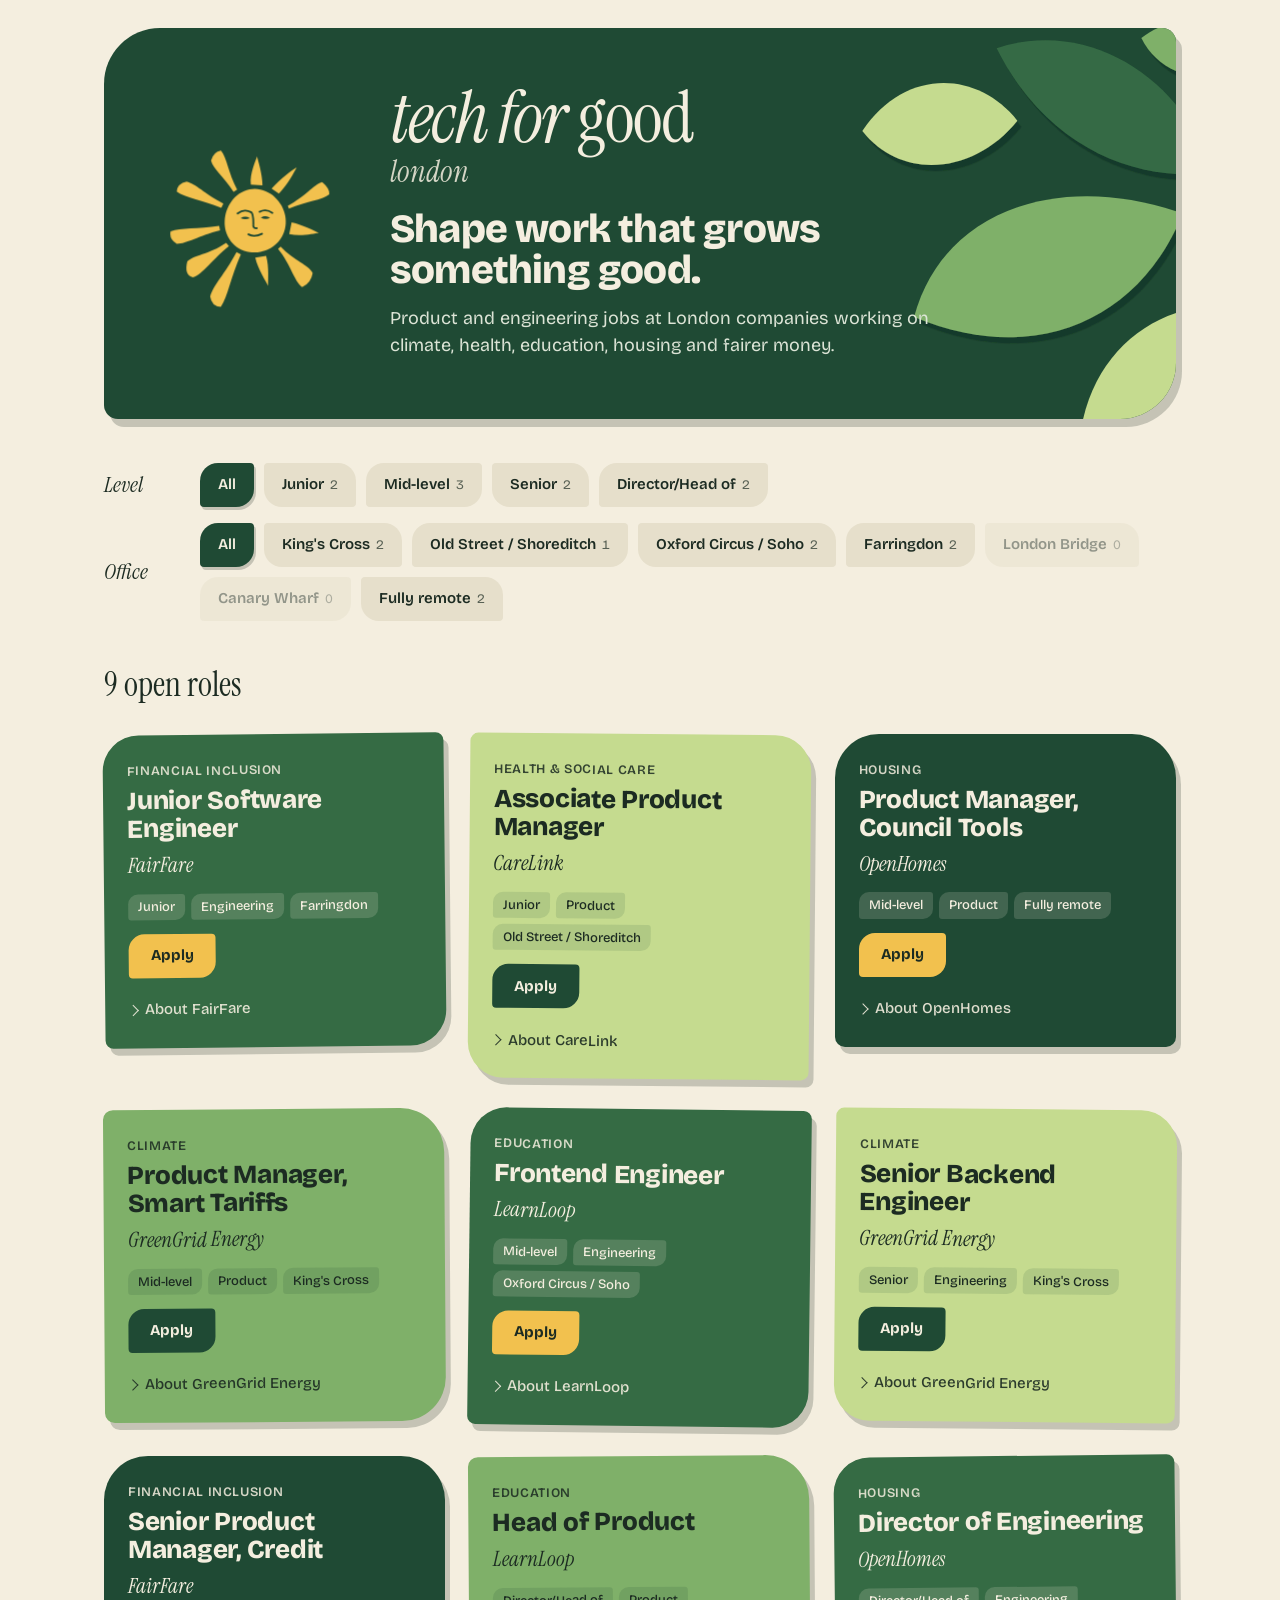
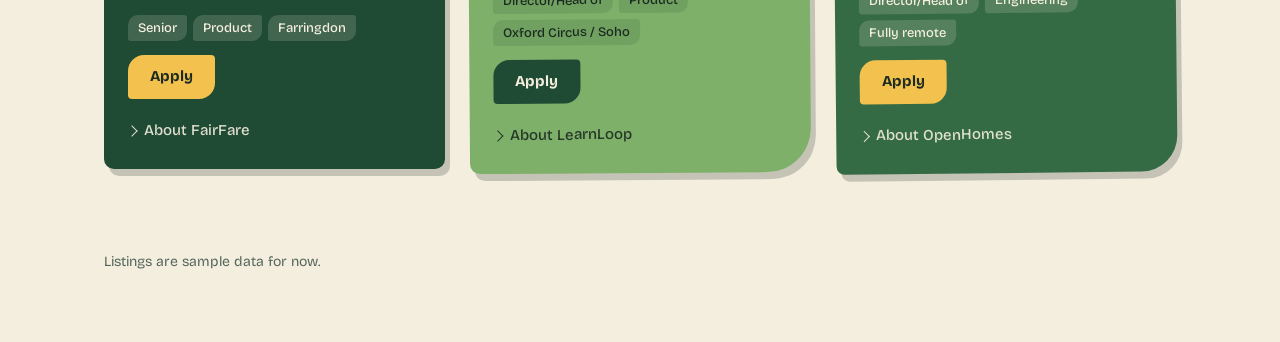
<file: index.html>
<!doctype html>
<html lang="en-GB">
<head>
  <meta charset="utf-8">
  <meta name="viewport" content="width=device-width, initial-scale=1">
  <title>Tech for Good London: product and engineering jobs</title>
  <meta name="description" content="Product and engineering jobs at London companies working on climate, health, education, housing and fairer money.">
  <meta name="theme-color" content="#1F4A34">
  <link rel="icon" href="logo.svg" type="image/svg+xml">
  <link rel="preconnect" href="https://fonts.googleapis.com">
  <link rel="preconnect" href="https://fonts.gstatic.com" crossorigin>
  <link rel="stylesheet" href="https://fonts.googleapis.com/css2?family=Bricolage+Grotesque:opsz,wght@12..96,400;12..96,500;12..96,600;12..96,700;12..96,800&family=Instrument+Serif:ital@0;1&display=swap">
  <link rel="stylesheet" href="styles.css">
</head>
<body>
  <header class="hero">
    <div class="hero-inner">
      <svg class="leaves" viewBox="0 0 600 420" aria-hidden="true" focusable="false">
        <defs><filter id="paper-shadow" x="-20%" y="-20%" width="140%" height="140%"><feDropShadow dx="4" dy="6" stdDeviation="0" flood-color="#0E2418" flood-opacity="0.35"/></filter></defs>
        <g filter="url(#paper-shadow)">
          <path d="M380 40 C 470 10, 560 70, 590 160 C 520 170, 430 140, 380 40 Z" fill="#356B44"/>
          <path d="M300 300 C 330 190, 450 160, 560 200 C 520 300, 420 350, 300 300 Z" fill="#7FB069"/>
          <path d="M460 420 C 470 330, 540 280, 620 290 C 610 370, 560 420, 460 420 Z" fill="#C5DB8F"/>
          <path d="M250 120 C 290 60, 360 60, 400 110 C 360 160, 290 170, 250 120 Z" fill="#C5DB8F"/>
          <path d="M520 30 C 560 0, 610 10, 630 50 C 590 80, 540 70, 520 30 Z" fill="#7FB069"/>
        </g>
      </svg>
      <svg class="sun" viewBox="-30 -30 500 500" aria-hidden="true" focusable="false"><g class="sun-rays"><path d="M209.0 124.4 C205.4 94.0 222.5 60.8 225.2 49.6 C227.9 61.1 239.4 95.6 239.6 125.8 Z" fill="currentColor"></path><path d="M263.6 134.8 C285.7 109.5 318.0 86.1 329.8 79.0 C323.6 89.9 306.8 123.8 282.9 147.9 Z" fill="currentColor"></path><path d="M306.2 179.8 C351.3 156.6 373.9 124.3 396.8 117.7 Q417.3 135.1 415.4 149.6 C395.5 166.1 355.6 166.9 309.2 187.2 Z" fill="currentColor"></path><path d="M316.3 223.4 C345.9 230.1 377.4 246.3 388.0 251.3 C376.1 252.9 339.5 261.4 310.0 254.4 Z" fill="currentColor"></path><path d="M287.3 287.2 C323.4 325.4 360.9 334.3 371.7 356.7 Q367.4 383.0 344.1 393.6 C322.6 378.4 314.1 333.9 280.6 293.3 Z" fill="currentColor"></path><path d="M249.2 311.5 C258.0 342.2 253.4 379.0 254.8 390.8 C249.4 379.7 227.6 347.1 220.6 316.1 Z" fill="currentColor"></path><path d="M182.7 307.6 C155.8 368.3 148.5 419.0 130.0 446.0 Q105.6 443.8 102.0 418.6 C109.9 389.2 140.0 360.2 171.3 301.8 Z" fill="currentColor"></path><path d="M151.3 285.8 C107.1 321.0 84.4 358.1 56.9 368.3 Q32.6 362.1 41.8 326.1 C59.0 309.1 96.9 309.0 144.0 277.3 Z" fill="currentColor"></path><path d="M128.0 244.5 C72.0 258.5 40.8 279.5 14.3 280.0 Q-6.6 268.6 -2.0 247.1 C24.6 236.4 68.7 241.5 125.6 232.4 Z" fill="currentColor"></path><path d="M131.2 185.6 C79.4 164.1 36.7 158.6 14.0 142.4 Q15.4 121.2 40.0 116.2 C64.3 122.3 87.1 147.8 136.7 173.9 Z" fill="currentColor"></path><path d="M163.5 143.4 C136.9 102.2 110.1 83.8 104.2 61.0 Q110.5 37.7 130.5 34.7 C146.0 53.3 149.9 93.7 172.9 137.3 Z" fill="currentColor"></path><path d="M300.9 220.0 C301.0 224.7 300.7 229.5 300.0 234.1 C299.3 238.8 298.2 243.4 296.7 247.9 C295.2 252.4 293.2 256.8 290.9 260.9 C288.5 265.0 285.8 269.0 282.8 272.7 C279.7 276.3 276.3 279.7 272.7 282.8 C269.1 285.9 265.1 288.6 261.0 291.0 C256.9 293.4 252.5 295.5 248.1 297.2 C243.6 298.9 239.0 300.2 234.3 301.1 C229.6 302.0 224.8 302.6 220.0 302.7 C215.2 302.8 210.3 302.5 205.6 301.8 C200.8 301.1 196.0 299.9 191.5 298.4 C186.9 296.8 182.4 294.7 178.2 292.3 C174.0 289.9 170.0 287.1 166.4 283.9 C162.7 280.7 159.3 277.2 156.4 273.4 C153.5 269.6 150.8 265.4 148.7 261.2 C146.5 256.9 144.8 252.4 143.4 247.9 C142.1 243.3 141.1 238.6 140.6 234.0 C140.0 229.4 139.9 224.6 140.1 220.0 C140.2 215.4 140.8 210.7 141.6 206.2 C142.5 201.6 143.7 197.1 145.2 192.8 C146.7 188.4 148.5 184.1 150.6 180.0 C152.8 175.8 155.2 171.8 158.0 168.0 C160.8 164.2 163.9 160.5 167.3 157.2 C170.7 153.9 174.5 150.8 178.5 148.1 C182.5 145.4 186.8 143.1 191.3 141.2 C195.8 139.3 200.6 137.8 205.3 136.9 C210.1 136.0 215.1 135.5 220.0 135.6 C224.9 135.6 229.8 136.2 234.6 137.2 C239.4 138.2 244.1 139.7 248.5 141.6 C253.0 143.5 257.3 145.9 261.3 148.5 C265.3 151.1 269.1 154.2 272.5 157.4 C276.0 160.6 279.2 164.2 282.1 167.9 C284.9 171.6 287.5 175.6 289.8 179.7 C292.1 183.8 294.0 188.1 295.6 192.5 C297.2 196.9 298.5 201.4 299.4 206.0 C300.3 210.6 300.8 215.3 300.9 220.0 Z" fill="currentColor"></path></g><g transform="translate(220 220) scale(0.76) translate(-220 -224)"><g class="face-line" fill="none">
<path d="M160 198 Q182 180 207 194 Q215 202 214 238 Q213 250 226 249"></path>
<path d="M236 192 Q258 180 280 196"></path>
<path d="M197 270 Q216 282 244 268"></path></g>
<path d="M170 214 Q186 204 202 214 Q186 222 170 214 Z" class="face-fill"></path>
<path d="M240 212 Q257 202 272 213 Q256 221 240 212 Z" class="face-fill"></path></g></svg>
      <div class="hero-text">
        <h1 class="wordmark"><span class="wm-1">tech for</span> <span class="wm-2">good</span><span class="wm-3">london</span></h1>
        <p class="tagline">Shape work that grows something good.</p>
        <p class="intro">Product and engineering jobs at London companies working on climate, health, education, housing and fairer money.</p>
      </div>
    </div>
  </header>

  <main class="page">
    <section class="filters" aria-label="Filter jobs">
      <fieldset class="filter-group">
        <legend>Level</legend>
        <div class="chips" id="f-seniority"></div>
      </fieldset>
      <fieldset class="filter-group">
        <legend>Office</legend>
        <div class="chips" id="f-location"></div>
      </fieldset>
    </section>

    <div class="results-bar">
      <p class="count" id="count" aria-live="polite"></p>
      <button class="clear" id="f-reset" type="button" hidden>Clear filters</button>
    </div>

    <ol class="jobs" id="jobs"></ol>
  </main>

  <footer class="footer">
    <p>Listings are sample data for now.</p>
  </footer>

  <script src="app.js"></script>
</body>
</html>
</file>
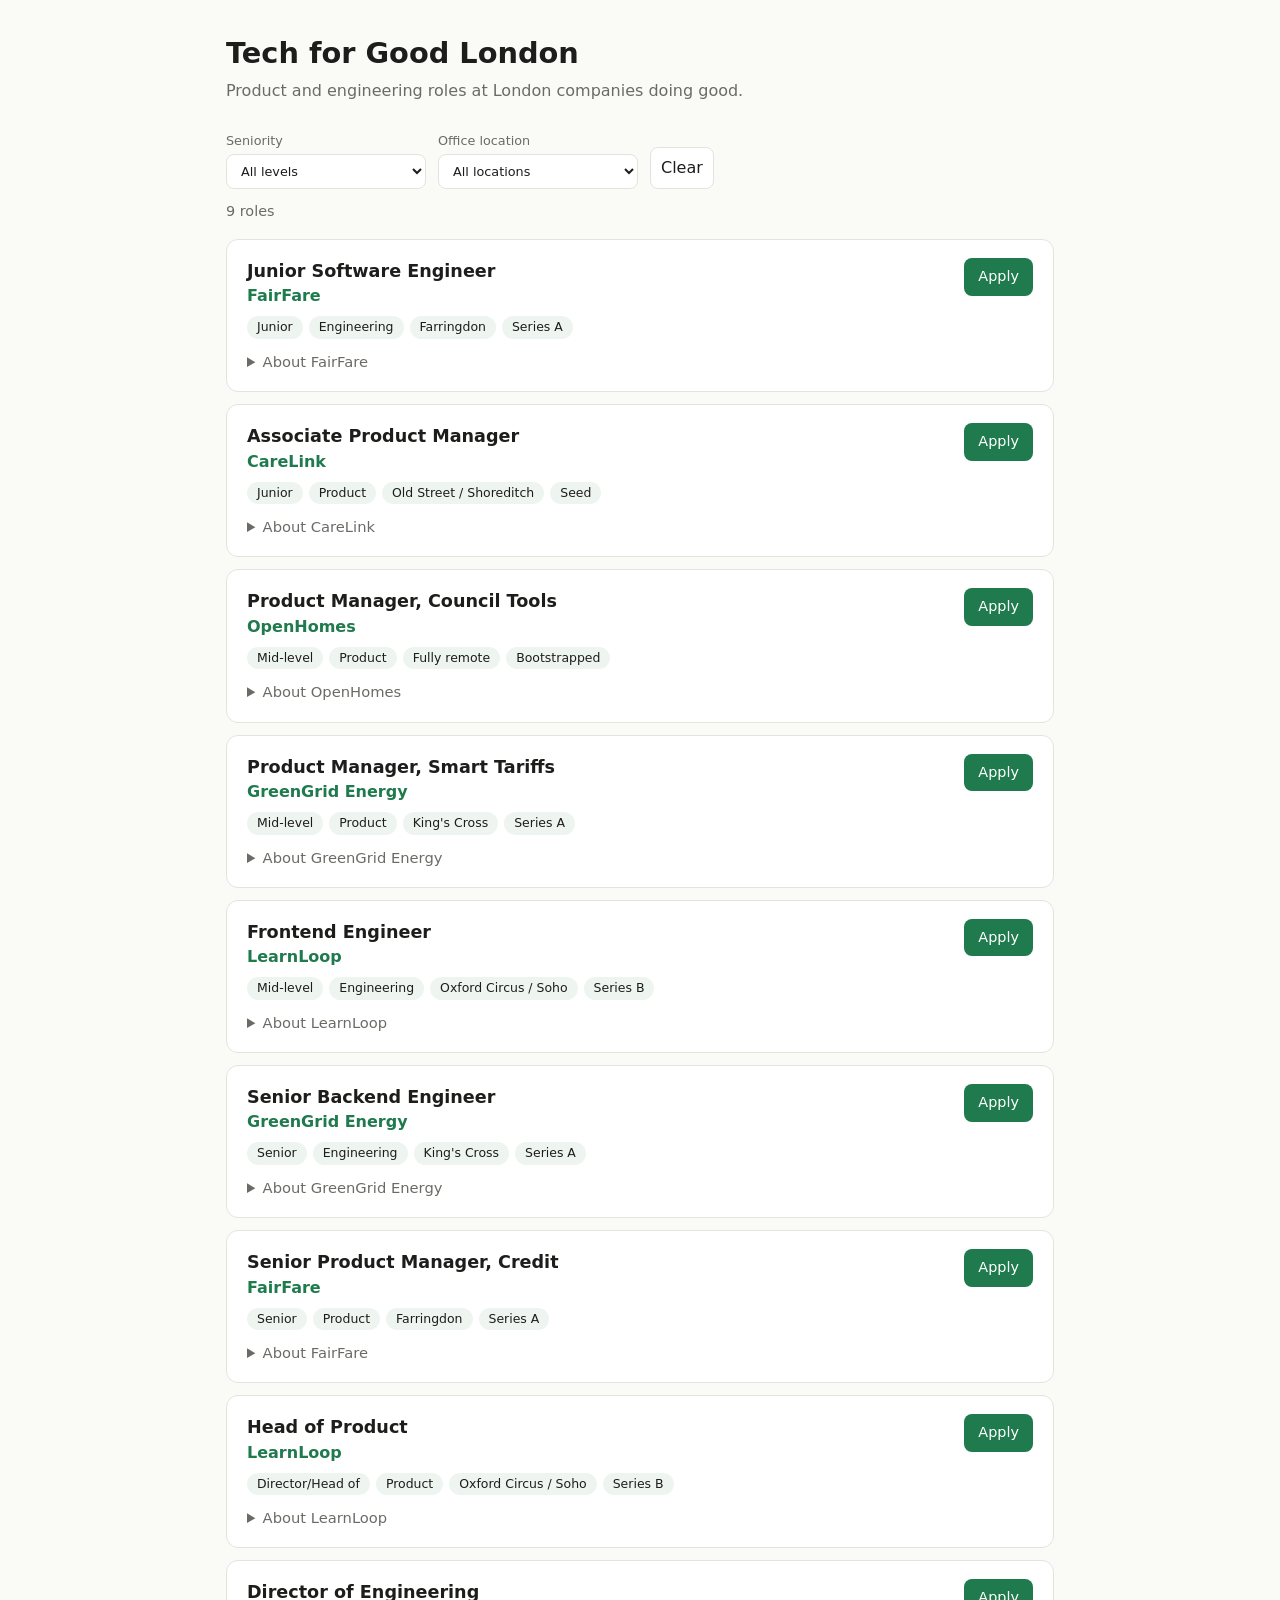
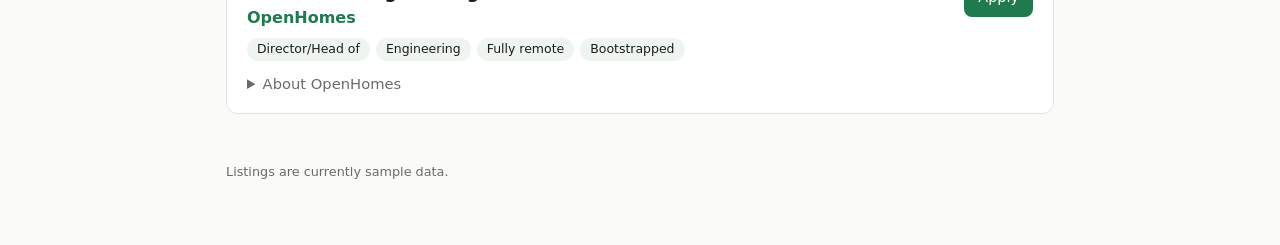
<file: techforgoodlondon-site/index.html>
<!doctype html>
<html lang="en">
<head>
  <meta charset="utf-8">
  <meta name="viewport" content="width=device-width, initial-scale=1">
  <title>Tech for Good London</title>
  <meta name="description" content="Product and engineering jobs at London tech-for-good companies.">
  <style>
    :root {
      --bg: #fafaf7; --card: #ffffff; --text: #1d1d1b; --muted: #6b6b66;
      --line: #e4e4de; --accent: #1f7a4d; --chip: #eef5f0;
    }
    @media (prefers-color-scheme: dark) {
      :root { --bg: #151614; --card: #1e201d; --text: #ecece6; --muted: #a0a09a; --line: #30322e; --accent: #5cc58d; --chip: #23302a; }
    }
    * { box-sizing: border-box; }
    body { margin: 0; font-family: system-ui, -apple-system, "Segoe UI", sans-serif; background: var(--bg); color: var(--text); line-height: 1.5; }
    .wrap { max-width: 860px; margin: 0 auto; padding: 32px 16px 64px; }
    header h1 { margin: 0 0 4px; font-size: 1.8rem; }
    header p { margin: 0; color: var(--muted); }
    .filters { display: flex; flex-wrap: wrap; gap: 12px; margin: 28px 0 8px; align-items: end; }
    .filters label { display: flex; flex-direction: column; font-size: .8rem; color: var(--muted); gap: 4px; }
    select, button { font: inherit; padding: 8px 10px; border-radius: 8px; border: 1px solid var(--line); background: var(--card); color: var(--text); min-width: 200px; }
    button { min-width: 0; cursor: pointer; }
    .count { color: var(--muted); font-size: .9rem; margin: 12px 0 16px; }
    .job { background: var(--card); border: 1px solid var(--line); border-radius: 12px; padding: 18px 20px; margin-bottom: 12px; }
    .job-top { display: flex; justify-content: space-between; gap: 12px; flex-wrap: wrap; }
    .job h2 { margin: 0; font-size: 1.1rem; }
    .company { font-weight: 600; color: var(--accent); }
    .chips { display: flex; flex-wrap: wrap; gap: 6px; margin-top: 8px; }
    .chip { background: var(--chip); border-radius: 999px; padding: 2px 10px; font-size: .78rem; }
    .apply { align-self: start; text-decoration: none; background: var(--accent); color: #fff; padding: 8px 14px; border-radius: 8px; font-size: .9rem; white-space: nowrap; }
    details { margin-top: 12px; font-size: .92rem; }
    summary { cursor: pointer; color: var(--muted); }
    details p { margin: 8px 0 0; }
    .empty { color: var(--muted); padding: 24px 0; }
    footer { margin-top: 48px; color: var(--muted); font-size: .8rem; }
  </style>
</head>
<body>
  <div class="wrap">
    <header>
      <h1>Tech for Good London</h1>
      <p>Product and engineering roles at London companies doing good.</p>
    </header>

    <div class="filters">
      <label>Seniority
        <select id="f-seniority"><option value="">All levels</option></select>
      </label>
      <label>Office location
        <select id="f-location"><option value="">All locations</option></select>
      </label>
      <button id="f-reset" type="button">Clear</button>
    </div>

    <div class="count" id="count"></div>
    <main id="jobs"></main>

    <footer>Listings are currently sample data.</footer>
  </div>
  <script src="app.js"></script>
</body>
</html>
</file>
<file: styles.css>
/* Cut paper: layered paper shapes in four greens, a warm sun, slightly
   uneven corners and hard offset shadows, like shapes cut and stuck down. */
:root {
  --pine: #1F4A34;       /* logo ink, darkest paper */
  --pine-deep: #163826;  /* pressed / hover */
  --leaf: #356B44;       /* mid-dark paper */
  --fern: #7FB069;       /* mid-light paper */
  --shoot: #C5DB8F;      /* lightest paper */
  --sun: #F2C14E;        /* the sun, and buttons on dark paper */
  --cream: #F4EEDF;      /* page */
  --chip: #E6DFCB;       /* unpressed chips */
  --text: #1C2B22;
  --muted: #56665C;
  --shadow: rgba(28, 43, 34, .22);

  --bg: var(--cream);
  --hero-bg: var(--pine);
  --hero-fg: var(--cream);

  --serif: "Instrument Serif", Georgia, serif;
  --sans: "Bricolage Grotesque", "Instrument Sans", system-ui, -apple-system, "Segoe UI", sans-serif;

  --cut-a: 36px 8px 36px 8px;
  --cut-b: 8px 36px 8px 36px;
}

@media (prefers-color-scheme: dark) {
  :root {
    --bg: #12241A;
    --chip: #24402F;
    --text: #ECEAE2;
    --muted: #A9B7AC;
    --shadow: rgba(0, 0, 0, .35);
  }
}

* { box-sizing: border-box; }

html { -webkit-text-size-adjust: 100%; }

body {
  margin: 0;
  background: var(--bg);
  color: var(--text);
  font-family: var(--sans);
  font-size: 1rem;
  line-height: 1.55;
}

:focus-visible {
  outline: 2px solid var(--sun);
  outline-offset: 3px;
  border-radius: 4px;
}

/* ---------- Hero: a sheet of pine paper with cut leaves ---------- */

.hero {
  max-width: 1120px;
  margin: 0 auto;
  padding: 28px 24px 0;
}

.hero-inner {
  position: relative;
  overflow: hidden;
  background: var(--hero-bg);
  color: var(--hero-fg);
  border-radius: 56px 14px 56px 14px;
  box-shadow: 6px 8px 0 var(--shadow);
  padding: 56px 56px 60px;
  display: grid;
  grid-template-columns: auto 1fr;
  gap: 40px;
  align-items: center;
}

.leaves {
  position: absolute;
  right: -48px;
  top: -24px;
  width: 620px;
  height: 440px;
  pointer-events: none;
}

.sun, .hero-text { position: relative; }

.sun {
  width: 190px;
  height: 190px;
  display: block;
  color: var(--sun);
}

.sun .face-line { stroke: var(--hero-bg); stroke-width: 6.5; stroke-linecap: round; stroke-linejoin: round; }
.sun .face-fill { fill: var(--hero-bg); }

.sun-rays {
  transform-origin: 220px 220px;
  animation: rise 1.4s cubic-bezier(.2, .7, .2, 1) both;
}

@keyframes rise {
  from { transform: rotate(-40deg) scale(.86); opacity: 0; }
  to   { transform: none; opacity: 1; }
}

.hero-text { max-width: 540px; }

.wordmark {
  margin: 0;
  font-family: var(--serif);
  font-weight: 400;
  font-size: clamp(2.75rem, 6vw, 4.5rem);
  line-height: .95;
  letter-spacing: -0.025em;
}

.wm-1 { font-style: italic; }
.wm-2 { letter-spacing: -0.012em; }
.wm-3 {
  display: block;
  font-style: italic;
  font-size: .42em;
  letter-spacing: .01em;
  opacity: .85;
  margin-top: .2em;
}

.tagline {
  margin: 22px 0 0;
  font-weight: 800;
  font-size: clamp(1.75rem, 3.4vw, 2.5rem);
  line-height: 1.02;
  letter-spacing: -0.02em;
  text-wrap: balance;
}

.intro {
  margin: 14px 0 0;
  max-width: 34em;
  font-size: 1.125rem;
  line-height: 1.5;
  color: #DCE4D6;
}

/* ---------- Filters ---------- */

.page {
  max-width: 1120px;
  margin: 0 auto;
  padding: 44px 24px 24px;
}

.filters {
  display: grid;
  gap: 16px;
}

.filter-group {
  border: 0;
  margin: 0;
  padding: 0;
  display: grid;
  grid-template-columns: 84px 1fr;
  align-items: center;
  gap: 12px;
}

.filter-group legend {
  float: left;
  padding: 0;
  font-family: var(--serif);
  font-style: italic;
  font-size: 1.375rem;
  color: var(--text);
}

.chips {
  display: flex;
  flex-wrap: wrap;
  gap: 10px;
}

.chip {
  font: inherit;
  font-size: .9375rem;
  font-weight: 600;
  color: var(--text);
  background: var(--chip);
  border: 0;
  border-radius: 18px 4px 18px 4px;
  min-height: 44px;
  padding: 0 18px;
  cursor: pointer;
  display: inline-flex;
  align-items: center;
  gap: 6px;
  transition: background-color .15s, color .15s, transform .15s, box-shadow .15s;
}

.chip:nth-child(even) { border-radius: 4px 18px 4px 18px; }

.chip:hover { transform: translate(-1px, -1px); box-shadow: 2px 3px 0 var(--shadow); }

.chip .n {
  font-size: .8125rem;
  font-weight: 400;
  opacity: .7;
  font-variant-numeric: tabular-nums;
}

.chip[aria-pressed="true"] {
  background: var(--pine);
  color: var(--cream);
  box-shadow: 2px 3px 0 var(--shadow);
}

@media (prefers-color-scheme: dark) {
  .chip[aria-pressed="true"] { background: var(--sun); color: var(--text-on-sun, #1C2B22); }
}

.chip:disabled {
  cursor: default;
  opacity: .45;
}
.chip:disabled:hover { transform: none; box-shadow: none; }

/* ---------- Results ---------- */

.results-bar {
  display: flex;
  align-items: baseline;
  justify-content: space-between;
  gap: 16px;
  margin: 44px 0 28px;
}

.count {
  margin: 0;
  font-family: var(--serif);
  font-size: 2.125rem;
  line-height: 1.2;
}

.clear {
  font: inherit;
  font-size: .9375rem;
  font-weight: 600;
  color: var(--text);
  background: none;
  border: 0;
  padding: 4px 0;
  text-decoration: underline;
  text-underline-offset: 3px;
  cursor: pointer;
}

.jobs {
  list-style: none;
  margin: 0;
  padding: 0;
  display: grid;
  grid-template-columns: repeat(auto-fill, minmax(300px, 1fr));
  gap: 30px 24px;
  align-items: start;
}

/* Each card is a different paper, cut a different way. */
.job {
  --paper: var(--leaf);
  --ink: var(--cream);
  --btn: var(--sun);
  --btn-ink: #1C2B22;
  --tint: rgba(244, 238, 223, .16);
  --cut: var(--cut-a);
  --tilt: -0.6deg;

  background: var(--paper);
  color: var(--ink);
  border-radius: var(--cut);
  box-shadow: 5px 7px 0 var(--shadow);
  transform: rotate(var(--tilt));
  padding: 26px 24px 22px;
  display: flex;
  flex-direction: column;
  gap: 14px;
  transition: transform .2s;
}

.job:hover { transform: rotate(0deg) translateY(-2px); }

.job:nth-child(4n+2) { --paper: var(--shoot); --ink: #1C2B22; --btn: var(--pine); --btn-ink: var(--cream); --tint: rgba(31, 74, 52, .12); --cut: var(--cut-b); --tilt: 0.5deg; }
.job:nth-child(4n+3) { --paper: var(--pine); --cut: 44px 44px 10px 10px; --tilt: 0deg; }
.job:nth-child(4n+4) { --paper: var(--fern); --ink: #1C2B22; --btn: var(--pine); --btn-ink: var(--cream); --tint: rgba(31, 74, 52, .14); --cut: 10px 44px 44px 10px; --tilt: -0.4deg; }
.job:nth-child(5n) { --tilt: 0.7deg; }

.job-sector {
  margin: 0 0 6px;
  font-size: .8125rem;
  font-weight: 600;
  letter-spacing: .05em;
  text-transform: uppercase;
  opacity: .85;
}

.job-title {
  margin: 0;
  font-family: var(--sans);
  font-weight: 800;
  font-size: 1.625rem;
  line-height: 1.08;
  letter-spacing: -0.01em;
}

.job-company {
  margin: 6px 0 0;
  font-family: var(--serif);
  font-style: italic;
  font-size: 1.3125rem;
}

.tags {
  display: flex;
  flex-wrap: wrap;
  gap: 6px;
  margin: 12px 0 0;
  padding: 0;
  list-style: none;
}

.tag {
  font-size: .8125rem;
  font-weight: 500;
  padding: 3px 10px;
  border-radius: 10px 3px 10px 3px;
  background: var(--tint);
}

.apply {
  align-self: flex-start;
  font-weight: 700;
  font-size: .9375rem;
  text-decoration: none;
  color: var(--btn-ink);
  background: var(--btn);
  min-height: 44px;
  padding: 0 22px;
  display: inline-flex;
  align-items: center;
  border-radius: 16px 4px 16px 4px;
  white-space: nowrap;
  transition: transform .15s, box-shadow .15s;
}

.apply:hover { transform: translate(-1px, -1px); box-shadow: 2px 3px 0 rgba(0, 0, 0, .25); }

.about { margin-top: 2px; }

.about summary {
  cursor: pointer;
  width: fit-content;
  font-size: .9375rem;
  font-weight: 500;
  list-style: none;
  display: inline-flex;
  align-items: center;
  gap: 8px;
  min-height: 32px;
  opacity: .9;
}

.about summary::-webkit-details-marker { display: none; }

.about summary::before {
  content: "";
  width: 7px;
  height: 7px;
  border-right: 1.5px solid currentColor;
  border-bottom: 1.5px solid currentColor;
  transform: rotate(-45deg);
  transition: transform .2s;
}

.about[open] summary::before { transform: rotate(45deg) translate(-2px, -2px); }

.about summary:hover { opacity: 1; text-decoration: underline; text-underline-offset: 3px; }

.about-body {
  margin-top: 10px;
  padding: 16px 18px;
  background: var(--tint);
  border-radius: 14px 4px 14px 4px;
}

.mission {
  margin: 0;
  font-family: var(--serif);
  font-size: 1.25rem;
  line-height: 1.35;
}

.facts {
  margin: 12px 0 0;
  display: grid;
  grid-template-columns: max-content 1fr;
  gap: 4px 14px;
  font-size: .875rem;
}

.facts dt { opacity: .75; }
.facts dd { margin: 0; }

.facts a { color: inherit; text-underline-offset: 3px; }

.empty {
  grid-column: 1 / -1;
  padding: 48px 0;
  text-align: left;
}

.empty p { margin: 0 0 12px; font-size: 1.0625rem; }

.footer {
  max-width: 1120px;
  margin: 0 auto;
  padding: 40px 24px 56px;
  color: var(--muted);
  font-size: .875rem;
}

/* ---------- Small screens ---------- */

@media (max-width: 640px) {
  .hero { padding: 16px 12px 0; }
  .hero-inner {
    grid-template-columns: 1fr;
    gap: 18px;
    padding: 36px 24px 40px;
    border-radius: 36px 10px 36px 10px;
  }
  .leaves { width: 380px; height: 270px; right: -90px; top: -40px; opacity: .8; }
  .sun { width: 104px; height: 104px; }
  .intro { font-size: 1rem; }

  .page { padding: 32px 16px 16px; }
  .filter-group { grid-template-columns: 1fr; gap: 8px; }
  .filter-group legend { float: none; margin-bottom: 8px; }

  .job { transform: none; }
  .footer { padding: 24px 16px 40px; }
}

@media (prefers-reduced-motion: reduce) {
  .sun-rays { animation: none; }
  * { transition: none !important; }
}

.visually-hidden {
  position: absolute;
  width: 1px; height: 1px;
  overflow: hidden;
  clip: rect(0 0 0 0);
  white-space: nowrap;
}
</file>
